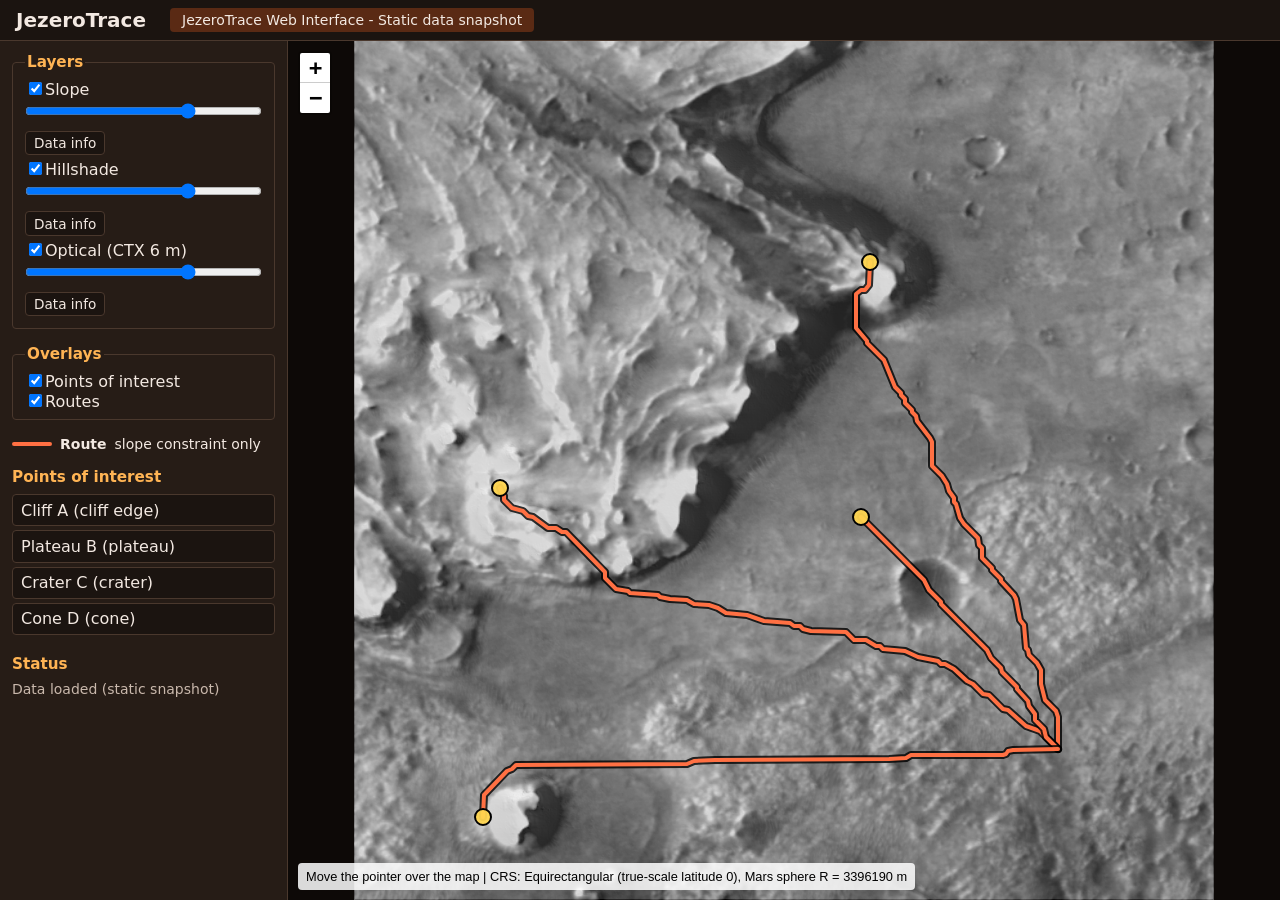
<file: web/index.html>
<!DOCTYPE html>
<html lang="en">
<head>
  <meta charset="utf-8">
  <meta name="viewport" content="width=device-width, initial-scale=1">
  <title>JezeroTrace</title>
  <!-- Leaflet is served from vendor/ only (no CDN). All URLs are relative. -->
  <link rel="stylesheet" href="vendor/leaflet/leaflet.css">
  <link rel="stylesheet" href="css/cockpit.css">
</head>
<body>
  <header class="topbar">
    <h1>JezeroTrace</h1>
    <p class="notice" id="data-notice">
      JezeroTrace Web Interface - Static data snapshot
    </p>
  </header>

  <div class="layout">
    <aside class="panel" aria-label="Map controls">
      <fieldset id="layer-controls">
        <legend>Layers</legend>
        <!-- Rows are added by js/layers.js from layers.json. -->
      </fieldset>

      <fieldset id="overlay-controls">
        <legend>Overlays</legend>
        <!-- Group toggles for points of interest and routes are added by js/poi.js and js/routes.js. -->
      </fieldset>

      <section id="legend-section" aria-label="Legend">
        <ul id="legend" class="legend">
          <!-- Items are added by js/routes.js when route data loads. -->
        </ul>
      </section>

      <section id="poi-list-section" aria-labelledby="poi-list-title">
        <h2 id="poi-list-title">Points of interest</h2>
        <ul id="poi-list" class="poi-list">
          <!-- Buttons are added by js/poi.js. -->
        </ul>
      </section>

      <section aria-labelledby="status-title">
        <h2 id="status-title">Status</h2>
        <div id="status" class="status" role="status" aria-live="polite"></div>
      </section>
    </aside>

    <main id="map" role="application" aria-label="Map of the study area"></main>
  </div>

  <noscript>This map needs JavaScript.</noscript>

  <script src="vendor/leaflet/leaflet.js"></script>
  <script src="js/data.js"></script>
  <script src="js/layers.js"></script>
  <script src="js/poi.js"></script>
  <script src="js/routes.js"></script>
  <script src="js/main.js"></script>
</body>
</html>
</file>
<file: web/vendor/leaflet/leaflet.css>
/* required styles */

.leaflet-pane,
.leaflet-tile,
.leaflet-marker-icon,
.leaflet-marker-shadow,
.leaflet-tile-container,
.leaflet-pane > svg,
.leaflet-pane > canvas,
.leaflet-zoom-box,
.leaflet-image-layer,
.leaflet-layer {
	position: absolute;
	left: 0;
	top: 0;
	}
.leaflet-container {
	overflow: hidden;
	}
.leaflet-tile,
.leaflet-marker-icon,
.leaflet-marker-shadow {
	-webkit-user-select: none;
	   -moz-user-select: none;
	        user-select: none;
	  -webkit-user-drag: none;
	}
/* Prevents IE11 from highlighting tiles in blue */
.leaflet-tile::selection {
	background: transparent;
}
/* Safari renders non-retina tile on retina better with this, but Chrome is worse */
.leaflet-safari .leaflet-tile {
	image-rendering: -webkit-optimize-contrast;
	}
/* hack that prevents hw layers "stretching" when loading new tiles */
.leaflet-safari .leaflet-tile-container {
	width: 1600px;
	height: 1600px;
	-webkit-transform-origin: 0 0;
	}
.leaflet-marker-icon,
.leaflet-marker-shadow {
	display: block;
	}
/* .leaflet-container svg: reset svg max-width decleration shipped in Joomla! (joomla.org) 3.x */
/* .leaflet-container img: map is broken in FF if you have max-width: 100% on tiles */
.leaflet-container .leaflet-overlay-pane svg {
	max-width: none !important;
	max-height: none !important;
	}
.leaflet-container .leaflet-marker-pane img,
.leaflet-container .leaflet-shadow-pane img,
.leaflet-container .leaflet-tile-pane img,
.leaflet-container img.leaflet-image-layer,
.leaflet-container .leaflet-tile {
	max-width: none !important;
	max-height: none !important;
	width: auto;
	padding: 0;
	}

.leaflet-container img.leaflet-tile {
	/* See: https://bugs.chromium.org/p/chromium/issues/detail?id=600120 */
	mix-blend-mode: plus-lighter;
}

.leaflet-container.leaflet-touch-zoom {
	-ms-touch-action: pan-x pan-y;
	touch-action: pan-x pan-y;
	}
.leaflet-container.leaflet-touch-drag {
	-ms-touch-action: pinch-zoom;
	/* Fallback for FF which doesn't support pinch-zoom */
	touch-action: none;
	touch-action: pinch-zoom;
}
.leaflet-container.leaflet-touch-drag.leaflet-touch-zoom {
	-ms-touch-action: none;
	touch-action: none;
}
.leaflet-container {
	-webkit-tap-highlight-color: transparent;
}
.leaflet-container a {
	-webkit-tap-highlight-color: rgba(51, 181, 229, 0.4);
}
.leaflet-tile {
	filter: inherit;
	visibility: hidden;
	}
.leaflet-tile-loaded {
	visibility: inherit;
	}
.leaflet-zoom-box {
	width: 0;
	height: 0;
	-moz-box-sizing: border-box;
	     box-sizing: border-box;
	z-index: 800;
	}
/* workaround for https://bugzilla.mozilla.org/show_bug.cgi?id=888319 */
.leaflet-overlay-pane svg {
	-moz-user-select: none;
	}

.leaflet-pane         { z-index: 400; }

.leaflet-tile-pane    { z-index: 200; }
.leaflet-overlay-pane { z-index: 400; }
.leaflet-shadow-pane  { z-index: 500; }
.leaflet-marker-pane  { z-index: 600; }
.leaflet-tooltip-pane   { z-index: 650; }
.leaflet-popup-pane   { z-index: 700; }

.leaflet-map-pane canvas { z-index: 100; }
.leaflet-map-pane svg    { z-index: 200; }

.leaflet-vml-shape {
	width: 1px;
	height: 1px;
	}
.lvml {
	behavior: url(#default#VML);
	display: inline-block;
	position: absolute;
	}


/* control positioning */

.leaflet-control {
	position: relative;
	z-index: 800;
	pointer-events: visiblePainted; /* IE 9-10 doesn't have auto */
	pointer-events: auto;
	}
.leaflet-top,
.leaflet-bottom {
	position: absolute;
	z-index: 1000;
	pointer-events: none;
	}
.leaflet-top {
	top: 0;
	}
.leaflet-right {
	right: 0;
	}
.leaflet-bottom {
	bottom: 0;
	}
.leaflet-left {
	left: 0;
	}
.leaflet-control {
	float: left;
	clear: both;
	}
.leaflet-right .leaflet-control {
	float: right;
	}
.leaflet-top .leaflet-control {
	margin-top: 10px;
	}
.leaflet-bottom .leaflet-control {
	margin-bottom: 10px;
	}
.leaflet-left .leaflet-control {
	margin-left: 10px;
	}
.leaflet-right .leaflet-control {
	margin-right: 10px;
	}


/* zoom and fade animations */

.leaflet-fade-anim .leaflet-popup {
	opacity: 0;
	-webkit-transition: opacity 0.2s linear;
	   -moz-transition: opacity 0.2s linear;
	        transition: opacity 0.2s linear;
	}
.leaflet-fade-anim .leaflet-map-pane .leaflet-popup {
	opacity: 1;
	}
.leaflet-zoom-animated {
	-webkit-transform-origin: 0 0;
	    -ms-transform-origin: 0 0;
	        transform-origin: 0 0;
	}
svg.leaflet-zoom-animated {
	will-change: transform;
}

.leaflet-zoom-anim .leaflet-zoom-animated {
	-webkit-transition: -webkit-transform 0.25s cubic-bezier(0,0,0.25,1);
	   -moz-transition:    -moz-transform 0.25s cubic-bezier(0,0,0.25,1);
	        transition:         transform 0.25s cubic-bezier(0,0,0.25,1);
	}
.leaflet-zoom-anim .leaflet-tile,
.leaflet-pan-anim .leaflet-tile {
	-webkit-transition: none;
	   -moz-transition: none;
	        transition: none;
	}

.leaflet-zoom-anim .leaflet-zoom-hide {
	visibility: hidden;
	}


/* cursors */

.leaflet-interactive {
	cursor: pointer;
	}
.leaflet-grab {
	cursor: -webkit-grab;
	cursor:    -moz-grab;
	cursor:         grab;
	}
.leaflet-crosshair,
.leaflet-crosshair .leaflet-interactive {
	cursor: crosshair;
	}
.leaflet-popup-pane,
.leaflet-control {
	cursor: auto;
	}
.leaflet-dragging .leaflet-grab,
.leaflet-dragging .leaflet-grab .leaflet-interactive,
.leaflet-dragging .leaflet-marker-draggable {
	cursor: move;
	cursor: -webkit-grabbing;
	cursor:    -moz-grabbing;
	cursor:         grabbing;
	}

/* marker & overlays interactivity */
.leaflet-marker-icon,
.leaflet-marker-shadow,
.leaflet-image-layer,
.leaflet-pane > svg path,
.leaflet-tile-container {
	pointer-events: none;
	}

.leaflet-marker-icon.leaflet-interactive,
.leaflet-image-layer.leaflet-interactive,
.leaflet-pane > svg path.leaflet-interactive,
svg.leaflet-image-layer.leaflet-interactive path {
	pointer-events: visiblePainted; /* IE 9-10 doesn't have auto */
	pointer-events: auto;
	}

/* visual tweaks */

.leaflet-container {
	background: #ddd;
	outline-offset: 1px;
	}
.leaflet-container a {
	color: #0078A8;
	}
.leaflet-zoom-box {
	border: 2px dotted #38f;
	background: rgba(255,255,255,0.5);
	}


/* general typography */
.leaflet-container {
	font-family: "Helvetica Neue", Arial, Helvetica, sans-serif;
	font-size: 12px;
	font-size: 0.75rem;
	line-height: 1.5;
	}


/* general toolbar styles */

.leaflet-bar {
	box-shadow: 0 1px 5px rgba(0,0,0,0.65);
	border-radius: 4px;
	}
.leaflet-bar a {
	background-color: #fff;
	border-bottom: 1px solid #ccc;
	width: 26px;
	height: 26px;
	line-height: 26px;
	display: block;
	text-align: center;
	text-decoration: none;
	color: black;
	}
.leaflet-bar a,
.leaflet-control-layers-toggle {
	background-position: 50% 50%;
	background-repeat: no-repeat;
	display: block;
	}
.leaflet-bar a:hover,
.leaflet-bar a:focus {
	background-color: #f4f4f4;
	}
.leaflet-bar a:first-child {
	border-top-left-radius: 4px;
	border-top-right-radius: 4px;
	}
.leaflet-bar a:last-child {
	border-bottom-left-radius: 4px;
	border-bottom-right-radius: 4px;
	border-bottom: none;
	}
.leaflet-bar a.leaflet-disabled {
	cursor: default;
	background-color: #f4f4f4;
	color: #bbb;
	}

.leaflet-touch .leaflet-bar a {
	width: 30px;
	height: 30px;
	line-height: 30px;
	}
.leaflet-touch .leaflet-bar a:first-child {
	border-top-left-radius: 2px;
	border-top-right-radius: 2px;
	}
.leaflet-touch .leaflet-bar a:last-child {
	border-bottom-left-radius: 2px;
	border-bottom-right-radius: 2px;
	}

/* zoom control */

.leaflet-control-zoom-in,
.leaflet-control-zoom-out {
	font: bold 18px 'Lucida Console', Monaco, monospace;
	text-indent: 1px;
	}

.leaflet-touch .leaflet-control-zoom-in, .leaflet-touch .leaflet-control-zoom-out  {
	font-size: 22px;
	}


/* layers control */

.leaflet-control-layers {
	box-shadow: 0 1px 5px rgba(0,0,0,0.4);
	background: #fff;
	border-radius: 5px;
	}
.leaflet-control-layers-toggle {
	background-image: url(images/layers.png);
	width: 36px;
	height: 36px;
	}
.leaflet-retina .leaflet-control-layers-toggle {
	background-image: url(images/layers-2x.png);
	background-size: 26px 26px;
	}
.leaflet-touch .leaflet-control-layers-toggle {
	width: 44px;
	height: 44px;
	}
.leaflet-control-layers .leaflet-control-layers-list,
.leaflet-control-layers-expanded .leaflet-control-layers-toggle {
	display: none;
	}
.leaflet-control-layers-expanded .leaflet-control-layers-list {
	display: block;
	position: relative;
	}
.leaflet-control-layers-expanded {
	padding: 6px 10px 6px 6px;
	color: #333;
	background: #fff;
	}
.leaflet-control-layers-scrollbar {
	overflow-y: scroll;
	overflow-x: hidden;
	padding-right: 5px;
	}
.leaflet-control-layers-selector {
	margin-top: 2px;
	position: relative;
	top: 1px;
	}
.leaflet-control-layers label {
	display: block;
	font-size: 13px;
	font-size: 1.08333em;
	}
.leaflet-control-layers-separator {
	height: 0;
	border-top: 1px solid #ddd;
	margin: 5px -10px 5px -6px;
	}

/* Default icon URLs */
.leaflet-default-icon-path { /* used only in path-guessing heuristic, see L.Icon.Default */
	background-image: url(images/marker-icon.png);
	}


/* attribution and scale controls */

.leaflet-container .leaflet-control-attribution {
	background: #fff;
	background: rgba(255, 255, 255, 0.8);
	margin: 0;
	}
.leaflet-control-attribution,
.leaflet-control-scale-line {
	padding: 0 5px;
	color: #333;
	line-height: 1.4;
	}
.leaflet-control-attribution a {
	text-decoration: none;
	}
.leaflet-control-attribution a:hover,
.leaflet-control-attribution a:focus {
	text-decoration: underline;
	}
.leaflet-attribution-flag {
	display: inline !important;
	vertical-align: baseline !important;
	width: 1em;
	height: 0.6669em;
	}
.leaflet-left .leaflet-control-scale {
	margin-left: 5px;
	}
.leaflet-bottom .leaflet-control-scale {
	margin-bottom: 5px;
	}
.leaflet-control-scale-line {
	border: 2px solid #777;
	border-top: none;
	line-height: 1.1;
	padding: 2px 5px 1px;
	white-space: nowrap;
	-moz-box-sizing: border-box;
	     box-sizing: border-box;
	background: rgba(255, 255, 255, 0.8);
	text-shadow: 1px 1px #fff;
	}
.leaflet-control-scale-line:not(:first-child) {
	border-top: 2px solid #777;
	border-bottom: none;
	margin-top: -2px;
	}
.leaflet-control-scale-line:not(:first-child):not(:last-child) {
	border-bottom: 2px solid #777;
	}

.leaflet-touch .leaflet-control-attribution,
.leaflet-touch .leaflet-control-layers,
.leaflet-touch .leaflet-bar {
	box-shadow: none;
	}
.leaflet-touch .leaflet-control-layers,
.leaflet-touch .leaflet-bar {
	border: 2px solid rgba(0,0,0,0.2);
	background-clip: padding-box;
	}


/* popup */

.leaflet-popup {
	position: absolute;
	text-align: center;
	margin-bottom: 20px;
	}
.leaflet-popup-content-wrapper {
	padding: 1px;
	text-align: left;
	border-radius: 12px;
	}
.leaflet-popup-content {
	margin: 13px 24px 13px 20px;
	line-height: 1.3;
	font-size: 13px;
	font-size: 1.08333em;
	min-height: 1px;
	}
.leaflet-popup-content p {
	margin: 17px 0;
	margin: 1.3em 0;
	}
.leaflet-popup-tip-container {
	width: 40px;
	height: 20px;
	position: absolute;
	left: 50%;
	margin-top: -1px;
	margin-left: -20px;
	overflow: hidden;
	pointer-events: none;
	}
.leaflet-popup-tip {
	width: 17px;
	height: 17px;
	padding: 1px;

	margin: -10px auto 0;
	pointer-events: auto;

	-webkit-transform: rotate(45deg);
	   -moz-transform: rotate(45deg);
	    -ms-transform: rotate(45deg);
	        transform: rotate(45deg);
	}
.leaflet-popup-content-wrapper,
.leaflet-popup-tip {
	background: white;
	color: #333;
	box-shadow: 0 3px 14px rgba(0,0,0,0.4);
	}
.leaflet-container a.leaflet-popup-close-button {
	position: absolute;
	top: 0;
	right: 0;
	border: none;
	text-align: center;
	width: 24px;
	height: 24px;
	font: 16px/24px Tahoma, Verdana, sans-serif;
	color: #757575;
	text-decoration: none;
	background: transparent;
	}
.leaflet-container a.leaflet-popup-close-button:hover,
.leaflet-container a.leaflet-popup-close-button:focus {
	color: #585858;
	}
.leaflet-popup-scrolled {
	overflow: auto;
	}

.leaflet-oldie .leaflet-popup-content-wrapper {
	-ms-zoom: 1;
	}
.leaflet-oldie .leaflet-popup-tip {
	width: 24px;
	margin: 0 auto;

	-ms-filter: "progid:DXImageTransform.Microsoft.Matrix(M11=0.70710678, M12=0.70710678, M21=-0.70710678, M22=0.70710678)";
	filter: progid:DXImageTransform.Microsoft.Matrix(M11=0.70710678, M12=0.70710678, M21=-0.70710678, M22=0.70710678);
	}

.leaflet-oldie .leaflet-control-zoom,
.leaflet-oldie .leaflet-control-layers,
.leaflet-oldie .leaflet-popup-content-wrapper,
.leaflet-oldie .leaflet-popup-tip {
	border: 1px solid #999;
	}


/* div icon */

.leaflet-div-icon {
	background: #fff;
	border: 1px solid #666;
	}


/* Tooltip */
/* Base styles for the element that has a tooltip */
.leaflet-tooltip {
	position: absolute;
	padding: 6px;
	background-color: #fff;
	border: 1px solid #fff;
	border-radius: 3px;
	color: #222;
	white-space: nowrap;
	-webkit-user-select: none;
	-moz-user-select: none;
	-ms-user-select: none;
	user-select: none;
	pointer-events: none;
	box-shadow: 0 1px 3px rgba(0,0,0,0.4);
	}
.leaflet-tooltip.leaflet-interactive {
	cursor: pointer;
	pointer-events: auto;
	}
.leaflet-tooltip-top:before,
.leaflet-tooltip-bottom:before,
.leaflet-tooltip-left:before,
.leaflet-tooltip-right:before {
	position: absolute;
	pointer-events: none;
	border: 6px solid transparent;
	background: transparent;
	content: "";
	}

/* Directions */

.leaflet-tooltip-bottom {
	margin-top: 6px;
}
.leaflet-tooltip-top {
	margin-top: -6px;
}
.leaflet-tooltip-bottom:before,
.leaflet-tooltip-top:before {
	left: 50%;
	margin-left: -6px;
	}
.leaflet-tooltip-top:before {
	bottom: 0;
	margin-bottom: -12px;
	border-top-color: #fff;
	}
.leaflet-tooltip-bottom:before {
	top: 0;
	margin-top: -12px;
	margin-left: -6px;
	border-bottom-color: #fff;
	}
.leaflet-tooltip-left {
	margin-left: -6px;
}
.leaflet-tooltip-right {
	margin-left: 6px;
}
.leaflet-tooltip-left:before,
.leaflet-tooltip-right:before {
	top: 50%;
	margin-top: -6px;
	}
.leaflet-tooltip-left:before {
	right: 0;
	margin-right: -12px;
	border-left-color: #fff;
	}
.leaflet-tooltip-right:before {
	left: 0;
	margin-left: -12px;
	border-right-color: #fff;
	}

/* Printing */

@media print {
	/* Prevent printers from removing background-images of controls. */
	.leaflet-control {
		-webkit-print-color-adjust: exact;
		print-color-adjust: exact;
		}
	}
</file>
<file: web/css/cockpit.css>
/* Cockpit layout and control styles. */
:root {
  --bg: #1b1410;
  --panel-bg: #261c16;
  --text: #f3e9e2;
  --muted: #c9b8ac;
  --accent: #ffb454;
  --border: #4a382d;
  --notice-bg: #5a2a14;
}

* { box-sizing: border-box; }

html, body {
  height: 100%;
  margin: 0;
}

body {
  display: flex;
  flex-direction: column;
  font-family: system-ui, -apple-system, "Segoe UI", Roboto, sans-serif;
  background: var(--bg);
  color: var(--text);
}

.topbar {
  display: flex;
  flex-wrap: wrap;
  align-items: center;
  gap: 0.5rem 1.5rem;
  padding: 0.5rem 1rem;
  border-bottom: 1px solid var(--border);
}

.topbar h1 {
  margin: 0;
  font-size: 1.25rem;
}

.notice {
  margin: 0;
  padding: 0.25rem 0.75rem;
  border-radius: 4px;
  background: var(--notice-bg);
  font-size: 0.875rem;
}

.layout {
  flex: 1;
  display: flex;
  min-height: 0; /* lets the map fill the remaining height */
}

.panel {
  flex: 0 0 18rem;
  overflow-y: auto;
  padding: 0.75rem;
  background: var(--panel-bg);
  border-right: 1px solid var(--border);
}

.panel fieldset {
  margin: 0 0 1rem;
  padding: 0.5rem 0.75rem;
  border: 1px solid var(--border);
  border-radius: 4px;
}

.panel legend,
.panel h2 {
  font-size: 0.95rem;
  font-weight: 600;
  color: var(--accent);
}

.panel h2 { margin: 0 0 0.5rem; }

.panel section { margin-bottom: 1rem; }

.panel label { color: var(--text); }

.panel input[type="range"] {
  width: 100%;
  margin: 0.25rem 0 0.75rem;
}

.layer-row { margin-bottom: 0.25rem; }

.layer-info {
  padding: 0.2rem 0.5rem;
  font: inherit;
  font-size: 0.85rem;
  color: var(--text);
  background: var(--bg);
  border: 1px solid var(--border);
  border-radius: 4px;
  cursor: pointer;
}

.layer-info:hover { border-color: var(--accent); }

.popup-title {
  margin: 0 0 0.25rem;
  font-size: 1rem;
}

.legend {
  margin: 0 0 1rem;
  padding: 0;
  list-style: none;
  font-size: 0.875rem;
}

.legend li {
  display: flex;
  align-items: center;
  gap: 0.5rem;
}

.legend-swatch {
  flex: 0 0 2.5rem;
  height: 4px;
  border-radius: 2px;
}

.poi-list {
  margin: 0;
  padding: 0;
  list-style: none;
}

.poi-list button {
  width: 100%;
  margin-bottom: 0.25rem;
  padding: 0.35rem 0.5rem;
  text-align: left;
  font: inherit;
  color: var(--text);
  background: var(--bg);
  border: 1px solid var(--border);
  border-radius: 4px;
  cursor: pointer;
}

.poi-list button:hover { border-color: var(--accent); }

.status {
  min-height: 1.5rem;
  font-size: 0.875rem;
  color: var(--muted);
}

.status .error { color: #ff8a80; }

#map {
  flex: 1;
  min-width: 0;
  background: #0d0907; /* plain background, no base map */
}

/* Visible keyboard focus for all controls. */
a:focus-visible,
button:focus-visible,
input:focus-visible {
  outline: 3px solid var(--accent);
  outline-offset: 2px;
}

/* Readout for E/N coordinates and CRS label (added by main.js). */
.coord-readout {
  padding: 0.25rem 0.5rem;
  font-size: 0.8rem;
  color: #000;
  background: rgba(255, 255, 255, 0.85);
  border-radius: 4px;
}

/* Narrow screens: stack the panel above the map. */
@media (max-width: 700px) {
  .layout { flex-direction: column; }
  .panel {
    flex: 0 0 auto;
    max-height: 40vh;
    border-right: 0;
    border-bottom: 1px solid var(--border);
  }
  #map { min-height: 50vh; }
}
</file>
